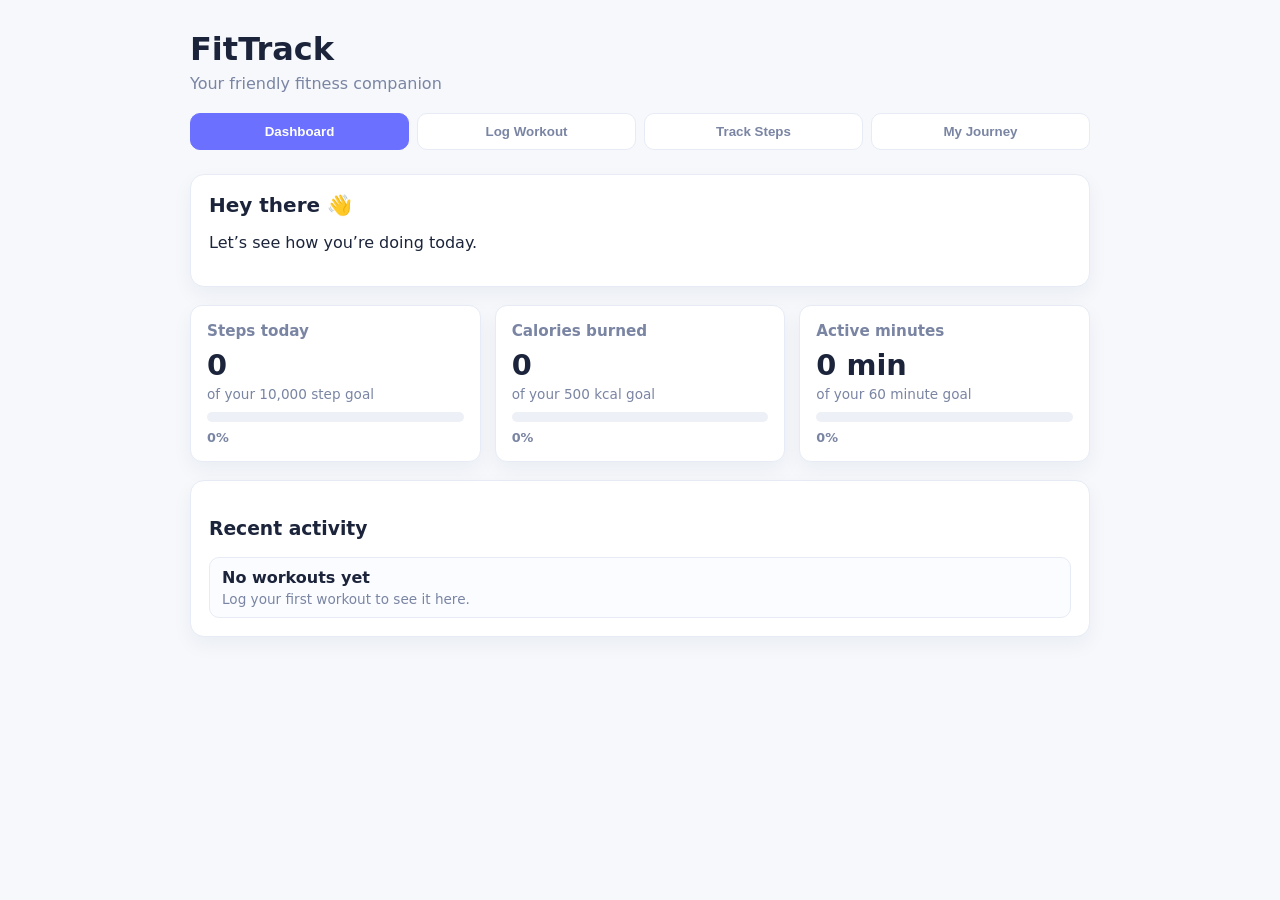
<file: Fitness Tracker App/index.html>
<!DOCTYPE html>
<html lang="en">
<head>
  <meta charset="UTF-8" />
  <meta name="viewport" content="width=device-width, initial-scale=1.0" />
  <title>FitTrack – Simple Fitness Tracker</title>
  <link rel="stylesheet" href="style.css" />
</head>
<body>
  <div class="app">
    <header class="header">
      <h1>FitTrack</h1>
      <p class="subtitle">Your friendly fitness companion</p>
    </header>

    <nav class="nav">
      <button class="nav-btn active" data-tab="dashboard">Dashboard</button>
      <button class="nav-btn" data-tab="workout">Log Workout</button>
      <button class="nav-btn" data-tab="steps">Track Steps</button>
      <button class="nav-btn" data-tab="history">My Journey</button>
    </nav>

    <!-- Dashboard -->
    <section id="dashboard" class="tab active">
      <div class="welcome-card">
        <h2 id="greeting">Hey there 👋</h2>
        <p>Let’s see how you’re doing today.</p>
      </div>

      <div class="metrics">
        <div class="metric">
          <h3>Steps today</h3>
          <p class="metric-value" id="dash-steps">0</p>
          <p class="metric-sub">of your <span id="goal-steps-label">10,000</span> step goal</p>
          <div class="progress-bar">
            <div class="progress-fill" id="steps-progress"></div>
          </div>
          <p class="percent" id="steps-percent">0%</p>
        </div>

        <div class="metric">
          <h3>Calories burned</h3>
          <p class="metric-value" id="dash-calories">0</p>
          <p class="metric-sub">of your <span id="goal-calories-label">500</span> kcal goal</p>
          <div class="progress-bar">
            <div class="progress-fill" id="calories-progress"></div>
          </div>
          <p class="percent" id="calories-percent">0%</p>
        </div>

        <div class="metric">
          <h3>Active minutes</h3>
          <p class="metric-value"><span id="dash-workout">0</span> min</p>
          <p class="metric-sub">of your <span id="goal-workout-label">60</span> minute goal</p>
          <div class="progress-bar">
            <div class="progress-fill" id="workout-progress"></div>
          </div>
          <p class="percent" id="workout-percent">0%</p>
        </div>
      </div>

      <div class="panel">
        <h3>Recent activity</h3>
        <div id="recent-feed"></div>
      </div>
    </section>

    <!-- Workout -->
    <section id="workout" class="tab">
      <div class="form-card">
        <h2>Log your workout</h2>
        <form id="workout-form">
          <div class="form-group">
            <label for="exercise-type">What did you do?</label>
            <select id="exercise-type" required>
              <option value="">Choose…</option>
              <option value="Running">Running</option>
              <option value="Walking">Walking</option>
              <option value="Cycling">Cycling</option>
              <option value="Swimming">Swimming</option>
              <option value="Weight Training">Weight training</option>
              <option value="Yoga">Yoga</option>
              <option value="HIIT">HIIT</option>
              <option value="Other">Other</option>
            </select>
          </div>

          <div class="form-row">
            <div class="form-group">
              <label for="duration">Duration (minutes)</label>
              <input type="number" id="duration" min="1" placeholder="e.g. 30" required>
            </div>

            <div class="form-group">
              <label for="calories">Calories burned</label>
              <input type="number" id="calories" min="1" placeholder="e.g. 250" required>
            </div>
          </div>

          <div class="form-group">
            <label for="notes">Notes (optional)</label>
            <textarea id="notes" rows="3" placeholder="How did it feel?"></textarea>
          </div>

          <button type="submit" class="btn">Save workout</button>
        </form>
      </div>
    </section>

    <!-- Steps -->
    <section id="steps" class="tab">
      <div class="form-card">
        <h2>Track your steps</h2>
        <form id="steps-form">
          <div class="form-group">
            <label for="steps-input">Add steps</label>
            <input type="number" id="steps-input" min="1" placeholder="e.g. 3000">
          </div>
          <button type="submit" class="btn">Add steps</button>

          <div class="quick-add">
            <p>Quick add</p>
            <div class="quick-buttons">
              <button type="button" class="quick-btn" data-steps="1000">+1,000</button>
              <button type="button" class="quick-btn" data-steps="2500">+2,500</button>
              <button type="button" class="quick-btn" data-steps="5000">+5,000</button>
            </div>
          </div>
        </form>

        <div class="panel" style="margin-top:20px;">
          <h3>Today’s steps</h3>
          <p class="metric-value" id="steps-display">0</p>
          <div class="progress-bar">
            <div class="progress-fill" id="steps-bar-fill"></div>
          </div>
          <p class="percent" id="steps-bar-percent">0%</p>
        </div>
      </div>
    </section>

    <!-- History -->
    <section id="history" class="tab">
      <div class="panel">
        <h2>My journey</h2>
        <div id="history-list"></div>
      </div>
    </section>
  </div>

  <div class="toast" id="toast"></div>

  <script src="script.js"></script>
</body>
</html>
</file>
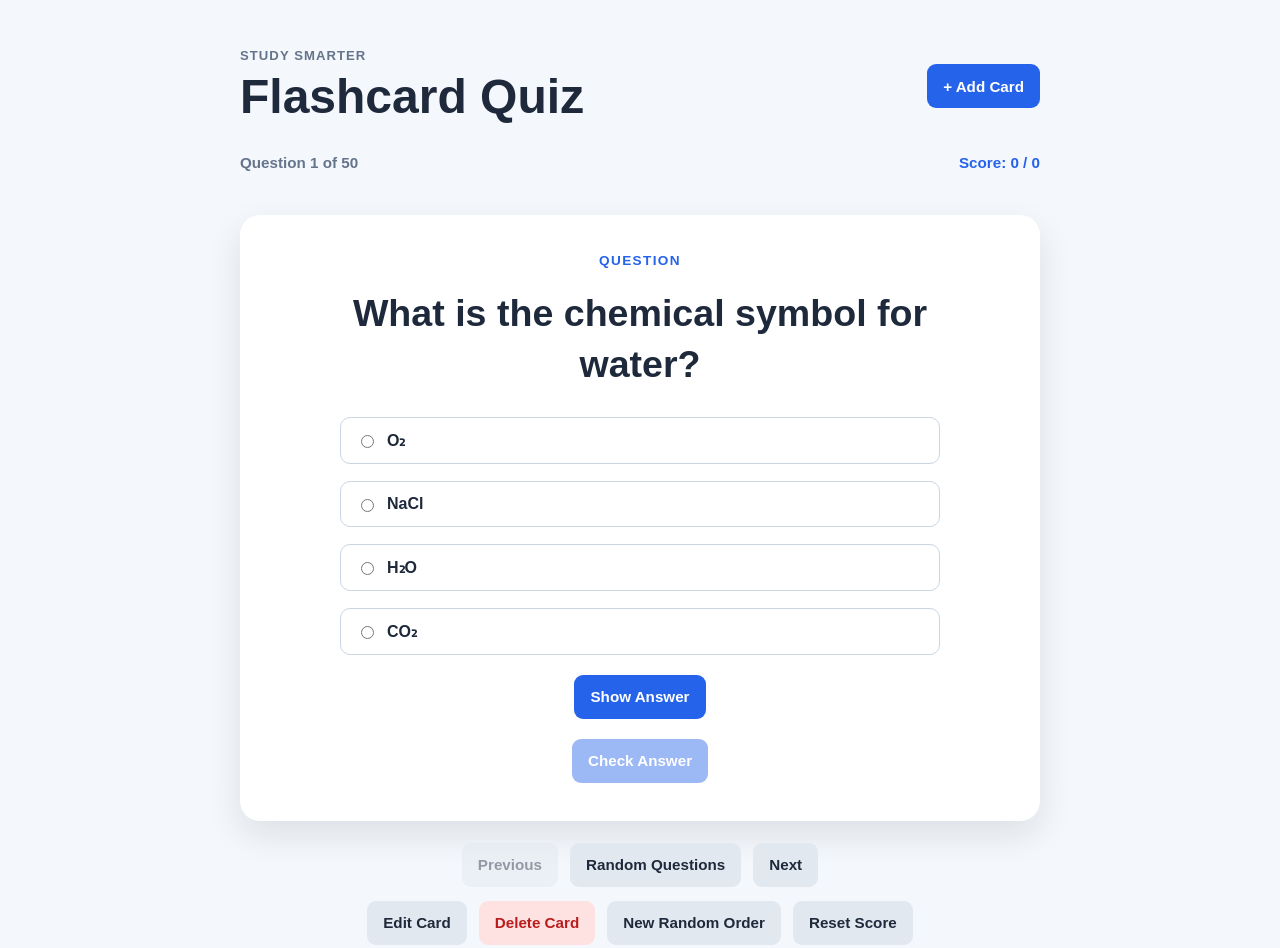
<file: Flashcard Quiz App/index.html>
<!DOCTYPE html>
<html lang="en">
<head>
  <meta charset="UTF-8" />
  <meta name="viewport" content="width=device-width, initial-scale=1.0" />
  <title>Flashcard Quiz</title>
  <link rel="stylesheet" href="style.css" />
</head>
<body>
  <main class="app">
    <header class="app-header">
      <div>
        <p class="eyebrow">Study smarter</p>
        <h1>Flashcard Quiz</h1>
      </div>

      <button id="add-card-button" class="button primary">
        + Add Card
      </button>
    </header>

    <section class="status-bar" aria-live="polite">
      <span id="progress-text">Loading...</span>
      <span id="score-text">Score: 0 / 0</span>
    </section>

    <p id="message" class="message"></p>

    <section class="flashcard">
      <p id="card-side" class="card-side">Question</p>

      <h2 id="card-content">Loading questions...</h2>

      <div id="answer-options" class="answer-options"></div>

      <button id="show-answer-button" class="button show-answer">
        Show Answer
      </button>

      <button id="check-answer-button" class="button primary hidden">
        Check Answer
      </button>

      <button id="try-again-button" class="button secondary hidden">
        Try Again
      </button>
    </section>

    <nav class="controls" aria-label="Flashcard navigation">
      <button id="previous-button" class="button secondary">
        Previous
      </button>

      <button id="shuffle-button" class="button secondary">
        Random Questions
      </button>

      <button id="next-button" class="button secondary">
        Next
      </button>
    </nav>

    <section class="management-controls">
      <button id="edit-card-button" class="button secondary">
        Edit Card
      </button>

      <button id="delete-card-button" class="button danger">
        Delete Card
      </button>

      <button id="reset-button" class="button secondary">
        New Random Order
      </button>

      <button id="reset-score-button" class="button secondary">
        Reset Score
      </button>
    </section>
  </main>

  <dialog id="card-dialog">
    <form id="card-form">
      <div class="dialog-header">
        <h2 id="dialog-title">Add Flashcard</h2>

        <button
          id="close-dialog-button"
          type="button"
          class="close-button"
          aria-label="Close dialog"
        >
          ×
        </button>
      </div>

      <label for="question-input">Question</label>
      <textarea
        id="question-input"
        placeholder="Enter the question"
        required
      ></textarea>

      <label for="answer-input">Correct Answer</label>
      <input
        id="answer-input"
        type="text"
        placeholder="Enter the correct answer"
        required
      />

      <label for="option-two-input">Wrong Option 1</label>
      <input
        id="option-two-input"
        type="text"
        placeholder="Enter wrong option 1"
        required
      />

      <label for="option-three-input">Wrong Option 2</label>
      <input
        id="option-three-input"
        type="text"
        placeholder="Enter wrong option 2"
        required
      />

      <label for="option-four-input">Wrong Option 3</label>
      <input
        id="option-four-input"
        type="text"
        placeholder="Enter wrong option 3"
        required
      />

      <div class="dialog-actions">
        <button id="cancel-button" type="button" class="button secondary">
          Cancel
        </button>

        <button type="submit" class="button primary">
          Save Flashcard
        </button>
      </div>
    </form>
  </dialog>

  <script src="script.js"></script>
</body>
</html>
</file>
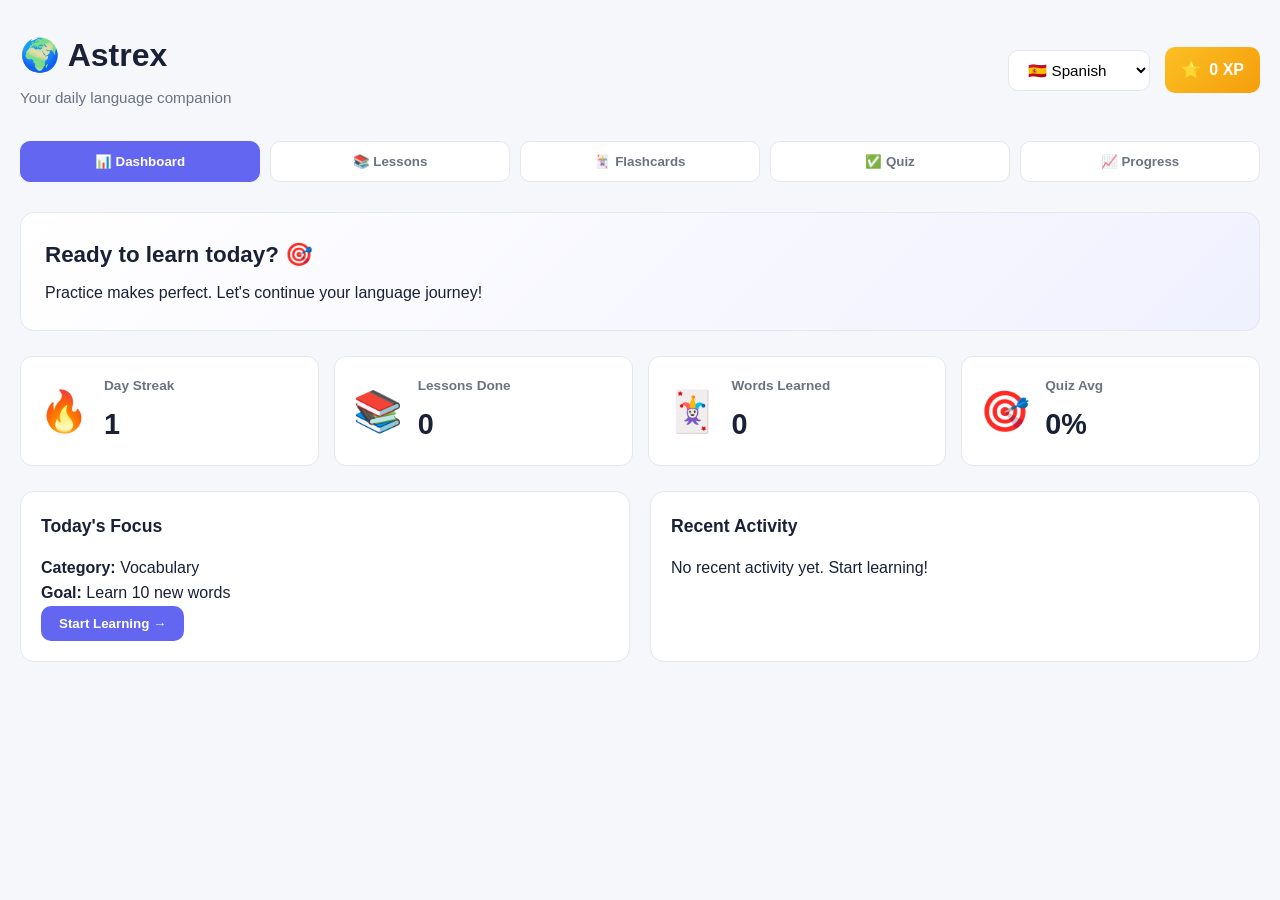
<file: Language Learning App/index.html>
<!DOCTYPE html>
<html lang="en">
<head>
  <meta charset="UTF-8" />
  <meta name="viewport" content="width=device-width, initial-scale=1.0" />
  <title>Astrex - Language Learning App</title>
  <link rel="stylesheet" href="style.css" />
</head>
<body>
  <div class="app">
    <header class="header">
      <div>
        <h1>🌍 Astrex</h1>
        <p class="subtitle">Your daily language companion</p>
      </div>
      <div class="header-actions">
        <select id="language-select" class="lang-select">
          <option value="spanish">🇪🇸 Spanish</option>
          <option value="french">🇫🇷 French</option>
          <option value="german">🇩🇪 German</option>
          <option value="japanese">🇯🇵 Japanese</option>
        </select>
        <div class="xp-badge">
          <span>⭐</span>
          <span id="xp-display">0 XP</span>
        </div>
      </div>
    </header>

    <nav class="nav">
      <button class="nav-btn active" data-tab="dashboard">📊 Dashboard</button>
      <button class="nav-btn" data-tab="lessons">📚 Lessons</button>
      <button class="nav-btn" data-tab="flashcards">🃏 Flashcards</button>
      <button class="nav-btn" data-tab="quiz">✅ Quiz</button>
      <button class="nav-btn" data-tab="progress">📈 Progress</button>
    </nav>

    <!-- Dashboard -->
    <section id="dashboard" class="tab active">
      <div class="welcome-card">
        <h2 id="greeting">Ready to learn today? 🎯</h2>
        <p>Practice makes perfect. Let's continue your language journey!</p>
      </div>

      <div class="stats-grid">
        <div class="stat-card">
          <span class="stat-icon">🔥</span>
          <div>
            <h3>Day Streak</h3>
            <p class="stat-value" id="streak-display">0</p>
          </div>
        </div>
        <div class="stat-card">
          <span class="stat-icon">📚</span>
          <div>
            <h3>Lessons Done</h3>
            <p class="stat-value" id="lessons-display">0</p>
          </div>
        </div>
        <div class="stat-card">
          <span class="stat-icon">🃏</span>
          <div>
            <h3>Words Learned</h3>
            <p class="stat-value" id="words-display">0</p>
          </div>
        </div>
        <div class="stat-card">
          <span class="stat-icon">🎯</span>
          <div>
            <h3>Quiz Avg</h3>
            <p class="stat-value" id="avg-display">0%</p>
          </div>
        </div>
      </div>

      <div class="dashboard-grid">
        <div class="panel">
          <h3>Today's Focus</h3>
          <div id="daily-focus">
            <p><strong>Category:</strong> <span id="focus-category">Vocabulary</span></p>
            <p><strong>Goal:</strong> <span id="focus-goal">Learn 10 new words</span></p>
            <button class="button button-primary" onclick="switchTab('lessons')">Start Learning →</button>
          </div>
        </div>

        <div class="panel">
          <h3>Recent Activity</h3>
          <div id="recent-activity"></div>
        </div>
      </div>
    </section>

    <!-- Lessons -->
    <section id="lessons" class="tab">
      <div class="lessons-container">
        <h2>Choose a Category</h2>
        <div class="category-grid">
          <button class="category-btn" data-category="vocabulary">
            <span class="category-icon">📖</span>
            <h3>Vocabulary</h3>
            <p>Essential words for daily conversation</p>
          </button>
          <button class="category-btn" data-category="grammar">
            <span class="category-icon">📝</span>
            <h3>Grammar</h3>
            <p>Rules and sentence structure</p>
          </button>
          <button class="category-btn" data-category="phrases">
            <span class="category-icon">💬</span>
            <h3>Common Phrases</h3>
            <p>Useful expressions for real situations</p>
          </button>
          <button class="category-btn" data-category="listening">
            <span class="category-icon">👂</span>
            <h3>Listening</h3>
            <p>Improve your comprehension skills</p>
          </button>
        </div>

        <div class="lessons-list" id="lessons-list"></div>
      </div>
    </section>

    <!-- Flashcards -->
    <section id="flashcards" class="tab">
      <div class="flashcards-container">
        <h2>Flashcard Practice</h2>

        <div class="flashcard-setup" id="flashcard-setup">
          <div class="form-group">
            <label>Choose Category</label>
            <select id="flashcard-category">
              <option value="all">All Categories</option>
              <option value="vocabulary">Vocabulary</option>
              <option value="grammar">Grammar</option>
              <option value="phrases">Phrases</option>
            </select>
          </div>
          <button class="button button-primary button-large" onclick="startFlashcards()">Start Practice</button>
        </div>

        <div class="flashcard-area" id="flashcard-area" style="display: none;">
          <div class="flashcard" id="flashcard" onclick="flipFlashcard()">
            <div class="flashcard-inner">
              <div class="flashcard-front">
                <h3 id="fc-word">Hello</h3>
                <p id="fc-category">Greeting</p>
                <button class="speak-btn" onclick="event.stopPropagation(); speakWord()">🔊 Play</button>
              </div>
              <div class="flashcard-back">
                <h3 id="fc-translation">Hola</h3>
                <p id="fc-type">Spanish</p>
              </div>
            </div>
          </div>

          <div class="flashcard-controls">
            <button class="button button-secondary" onclick="prevFlashcard()">← Previous</button>
            <button class="button button-primary" onclick="flipFlashcard()">Flip Card</button>
            <button class="button button-secondary" onclick="nextFlashcard()">Next →</button>
          </div>

          <div class="flashcard-progress">
            <div class="progress-bar">
              <div class="progress-fill" id="fc-progress"></div>
            </div>
            <p id="fc-count">1 / 10</p>
          </div>

          <button class="button button-secondary" onclick="endFlashcards()">End Practice</button>
        </div>
      </div>
    </section>

    <!-- Quiz -->
    <section id="quiz" class="tab">
      <div class="quiz-container">
        <h2>Test Your Knowledge</h2>

        <div class="quiz-setup" id="quiz-setup">
          <div class="form-group">
            <label>Difficulty Level</label>
            <select id="quiz-difficulty">
              <option value="beginner">Beginner</option>
              <option value="intermediate">Intermediate</option>
              <option value="advanced">Advanced</option>
            </select>
          </div>
          <div class="form-group">
            <label>Number of Questions</label>
            <select id="quiz-questions">
              <option value="5">5 Questions</option>
              <option value="10">10 Questions</option>
              <option value="15">15 Questions</option>
            </select>
          </div>
          <button class="button button-primary button-large" onclick="startQuiz()">Start Quiz</button>
        </div>

        <div class="quiz-area" id="quiz-area" style="display: none;">
          <div class="quiz-header">
            <span id="quiz-qnum">Question 1/10</span>
            <span id="quiz-score">Score: 0</span>
          </div>

          <div class="question-card">
            <h3 id="question-text">What is "Hello" in Spanish?</h3>
            <div class="answers-grid" id="answers-grid"></div>
          </div>

          <div class="quiz-feedback" id="quiz-feedback"></div>
        </div>

        <div class="quiz-results" id="quiz-results" style="display: none;">
          <h2>Quiz Complete! 🎉</h2>
          <div class="results-stats">
            <div class="result-stat">
              <span class="result-label">Score</span>
              <span class="result-value" id="final-score">8/10</span>
            </div>
            <div class="result-stat">
              <span class="result-label">Accuracy</span>
              <span class="result-value" id="accuracy">80%</span>
            </div>
            <div class="result-stat">
              <span class="result-label">XP Earned</span>
              <span class="result-value" id="xp-earned">+80 XP</span>
            </div>
          </div>
          <button class="button button-primary" onclick="switchTab('dashboard')">Back to Dashboard</button>
        </div>
      </div>
    </section>

    <!-- Progress -->
    <section id="progress" class="tab">
      <div class="progress-container">
        <h2>Your Progress</h2>

        <div class="progress-overview">
          <div class="progress-card">
            <h3>Overall Progress</h3>
            <div class="circular-progress">
              <svg viewBox="0 0 36 36">
                <path class="progress-ring-bg" d="M18 2.0845 a 15.9155 15.9155 0 0 1 0 31.831 a 15.9155 15.9155 0 0 1 0 -31.831"/>
                <path class="progress-ring-fill" stroke-dasharray="0, 100" d="M18 2.0845 a 15.9155 15.9155 0 0 1 0 31.831 a 15.9155 15.9155 0 0 1 0 -31.831"/>
              </svg>
              <span class="progress-percent" id="overall-progress">0%</span>
            </div>
          </div>

          <div class="progress-card">
            <h3>By Category</h3>
            <div class="category-progress">
              <div class="cat-item">
                <span>Vocabulary</span>
                <div class="progress-bar">
                  <div class="progress-fill" id="vocab-progress"></div>
                </div>
                <span id="vocab-percent">0%</span>
              </div>
              <div class="cat-item">
                <span>Grammar</span>
                <div class="progress-bar">
                  <div class="progress-fill" id="grammar-progress"></div>
                </div>
                <span id="grammar-percent">0%</span>
              </div>
              <div class="cat-item">
                <span>Phrases</span>
                <div class="progress-bar">
                  <div class="progress-fill" id="phrases-progress"></div>
                </div>
                <span id="phrases-percent">0%</span>
              </div>
            </div>
          </div>
        </div>

        <div class="achievements-section">
          <h3>🏆 Achievements</h3>
          <div class="achievements-grid" id="achievements"></div>
        </div>
      </div>
    </section>
  </div>

  <div class="toast" id="toast"></div>

  <script src="script.js"></script>
</body>
</html>
</file>
<file: Fitness Tracker App/style.css>
:root {
  --bg: #f6f8fc;
  --surface: #ffffff;
  --text: #1b243a;
  --muted: #7a85a3;
  --border: #e6ebf5;
  --primary: #6b70ff;
  --success: #22b87a;
  --danger: #e5484d;
}

body {
  margin: 0;
  color: var(--text);
  background: var(--bg);
  font-family: system-ui, -apple-system, BlinkMacSystemFont, "Segoe UI", sans-serif;
}

.app {
  max-width: 900px;
  margin: 0 auto;
  padding: 30px 16px 60px;
}

.header {
  margin-bottom: 20px;
}

.header h1 {
  margin: 0 0 6px;
  font-size: 2rem;
}

.subtitle {
  margin: 0;
  color: var(--muted);
}

.nav {
  display: flex;
  gap: 8px;
  margin-bottom: 24px;
}

.nav-btn {
  flex: 1;
  padding: 10px 12px;
  border: 1px solid var(--border);
  border-radius: 10px;
  background: var(--surface);
  color: var(--muted);
  font-weight: 600;
  cursor: pointer;
}

.nav-btn.active {
  background: var(--primary);
  color: #fff;
  border-color: var(--primary);
}

.tab {
  display: none;
}

.tab.active {
  display: block;
}

.welcome-card,
.panel,
.form-card {
  border: 1px solid var(--border);
  border-radius: 14px;
  background: var(--surface);
  padding: 18px;
  margin-bottom: 18px;
  box-shadow: 0 8px 20px rgba(22, 32, 51, 0.05);
}

.welcome-card h2 {
  margin: 0 0 6px;
  font-size: 1.25rem;
}

.metrics {
  display: grid;
  grid-template-columns: repeat(auto-fit, minmax(220px, 1fr));
  gap: 14px;
  margin-bottom: 18px;
}

.metric {
  border: 1px solid var(--border);
  border-radius: 12px;
  background: var(--surface);
  padding: 16px;
  box-shadow: 0 8px 20px rgba(22, 32, 51, 0.05);
}

.metric h3 {
  margin: 0 0 8px;
  font-size: 0.95rem;
  color: var(--muted);
}

.metric-value {
  margin: 0 0 4px;
  font-size: 1.8rem;
  font-weight: 800;
}

.metric-sub {
  margin: 0 0 10px;
  font-size: 0.85rem;
  color: var(--muted);
}

.progress-bar {
  height: 10px;
  border-radius: 100px;
  background: #edf0f6;
  overflow: hidden;
}

.progress-fill {
  height: 100%;
  background: var(--primary);
  width: 0%;
  transition: width 0.35s ease;
}

.percent {
  margin: 8px 0 0;
  font-size: 0.8rem;
  color: var(--muted);
  font-weight: 600;
}

.form-card h2 {
  margin: 0 0 16px;
  font-size: 1.2rem;
}

.form-group {
  margin-bottom: 14px;
}

.form-row {
  display: grid;
  grid-template-columns: 1fr 1fr;
  gap: 12px;
}

label {
  display: block;
  margin-bottom: 6px;
  font-weight: 700;
  font-size: 0.9rem;
}

input,
select,
textarea {
  width: 100%;
  padding: 10px 12px;
  border: 1px solid var(--border);
  border-radius: 10px;
  background: #fff;
  color: var(--text);
  font: inherit;
}

.btn {
  border: 0;
  border-radius: 10px;
  padding: 10px 16px;
  background: var(--primary);
  color: #fff;
  font-weight: 700;
  cursor: pointer;
}

.quick-add {
  margin-top: 18px;
}

.quick-add p {
  margin: 0 0 8px;
  font-weight: 700;
}

.quick-buttons {
  display: flex;
  flex-wrap: wrap;
  gap: 8px;
}

.quick-btn {
  border: 1px solid var(--border);
  border-radius: 8px;
  padding: 8px 10px;
  background: #f5f7ff;
  color: var(--text);
  font-weight: 700;
  cursor: pointer;
}

#recent-feed,
#history-list {
  display: grid;
  gap: 10px;
}

.activity-item,
.history-item {
  border: 1px solid var(--border);
  border-radius: 10px;
  padding: 10px 12px;
  background: #fbfcff;
}

.activity-item strong,
.history-item strong {
  display: block;
  margin-bottom: 4px;
}

.activity-item span,
.history-item span,
.history-item small {
  display: block;
  color: var(--muted);
  font-size: 0.85rem;
}

.toast {
  position: fixed;
  right: 18px;
  bottom: 18px;
  transform: translateY(80px);
  padding: 10px 14px;
  border-radius: 10px;
  background: var(--success);
  color: #fff;
  font-weight: 700;
  opacity: 0;
  transition: 0.25s ease;
}

.toast.show {
  transform: translateY(0);
  opacity: 1;
}

@media (max-width: 600px) {
  .form-row {
    grid-template-columns: 1fr;
  }
}
</file>
<file: Flashcard Quiz App/style.css>
:root {
  --blue: #2563eb;
  --blue-dark: #1d4ed8;
  --green: #15803d;
  --green-light: #dcfce7;
  --red: #b91c1c;
  --red-light: #fee2e2;
  --text: #1e293b;
  --muted: #64748b;
  --background: #f4f7fb;
  --white: #ffffff;
  --border: #cbd5e1;
  --shadow: 0 14px 35px rgba(15, 23, 42, 0.1);
}

* {
  box-sizing: border-box;
}

body {
  margin: 0;
  min-height: 100vh;
  font-family: Arial, Helvetica, sans-serif;
  color: var(--text);
  background: var(--background);
}

button,
textarea,
input {
  font: inherit;
}

button {
  border: 0;
  cursor: pointer;
}

button:disabled {
  cursor: not-allowed;
  opacity: 0.45;
}

.app {
  width: min(800px, calc(100% - 32px));
  margin: 48px auto;
}

.app-header,
.status-bar,
.controls,
.management-controls,
.dialog-header,
.dialog-actions {
  display: flex;
  align-items: center;
}

.app-header,
.status-bar,
.dialog-header {
  justify-content: space-between;
}

.app-header {
  gap: 20px;
}

.eyebrow {
  margin: 0 0 6px;
  color: var(--muted);
  font-size: 0.82rem;
  font-weight: 700;
  letter-spacing: 0.08em;
  text-transform: uppercase;
}

h1,
h2 {
  margin: 0;
}

h1 {
  font-size: clamp(2rem, 5vw, 3rem);
}

.status-bar {
  margin: 30px 0 10px;
  color: var(--muted);
  font-size: 0.95rem;
  font-weight: 700;
}

#score-text {
  color: var(--blue);
}

.message {
  min-height: 26px;
  margin: 8px 0;
  font-weight: 700;
  text-align: center;
}

.message.correct {
  color: var(--green);
}

.message.incorrect {
  color: var(--red);
}

.flashcard {
  min-height: 410px;
  padding: 38px;
  display: grid;
  place-content: center;
  gap: 20px;
  border-radius: 20px;
  background: var(--white);
  box-shadow: var(--shadow);
  text-align: center;
}

.card-side {
  margin: 0;
  color: var(--blue);
  font-size: 0.85rem;
  font-weight: 800;
  letter-spacing: 0.1em;
  text-transform: uppercase;
}

#card-content {
  max-width: 680px;
  font-size: clamp(1.5rem, 4vw, 2.35rem);
  line-height: 1.35;
  overflow-wrap: anywhere;
}

.answer-options {
  width: min(600px, 100%);
  display: grid;
  gap: 10px;
  margin: 0 auto;
  text-align: left;
}

.answer-option {
  display: flex;
  align-items: center;
  gap: 10px;
  padding: 13px 15px;
  border: 1px solid var(--border);
  border-radius: 10px;
  cursor: pointer;
  transition: background 0.15s ease, border-color 0.15s ease;
}

.answer-option:hover {
  border-color: var(--blue);
  background: #eff6ff;
}

.answer-option input {
  accent-color: var(--blue);
}

.answer-option.correct {
  border-color: var(--green);
  background: var(--green-light);
}

.answer-option.incorrect {
  border-color: var(--red);
  background: var(--red-light);
}

.button {
  min-height: 44px;
  padding: 11px 16px;
  border-radius: 9px;
  font-size: 0.95rem;
  font-weight: 700;
  transition: transform 0.15s ease, background 0.15s ease;
}

.button:hover:not(:disabled) {
  transform: translateY(-1px);
}

.primary,
.show-answer {
  color: white;
  background: var(--blue);
}

.primary:hover,
.show-answer:hover {
  background: var(--blue-dark);
}

.secondary {
  color: var(--text);
  background: #e2e8f0;
}

.secondary:hover {
  background: #cbd5e1;
}

.danger {
  color: var(--red);
  background: var(--red-light);
}

.danger:hover {
  background: #fecaca;
}

.hidden {
  display: none;
}

.show-answer,
#check-answer-button,
#try-again-button {
  justify-self: center;
}

.controls,
.management-controls {
  justify-content: center;
  flex-wrap: wrap;
  gap: 12px;
}

.controls {
  margin-top: 22px;
}

.management-controls {
  margin-top: 14px;
}

dialog {
  width: min(540px, calc(100% - 32px));
  padding: 0;
  border: 0;
  border-radius: 16px;
  box-shadow: var(--shadow);
}

dialog::backdrop {
  background: rgba(15, 23, 42, 0.58);
}

form {
  display: grid;
  gap: 10px;
  padding: 24px;
}

.dialog-header {
  margin-bottom: 8px;
}

.dialog-header h2 {
  font-size: 1.35rem;
}

.close-button {
  width: 34px;
  height: 34px;
  border-radius: 50%;
  color: var(--muted);
  background: transparent;
  font-size: 1.7rem;
  line-height: 1;
}

.close-button:hover {
  background: #f1f5f9;
}

label {
  margin-top: 7px;
  font-weight: 700;
}

textarea,
input[type="text"] {
  width: 100%;
  padding: 12px;
  border: 1px solid var(--border);
  border-radius: 8px;
  color: var(--text);
}

textarea {
  min-height: 80px;
  resize: vertical;
}

textarea:focus,
input[type="text"]:focus {
  outline: 3px solid #dbeafe;
  border-color: var(--blue);
}

.dialog-actions {
  justify-content: flex-end;
  gap: 10px;
  margin-top: 12px;
}

@media (max-width: 560px) {
  .app {
    margin: 28px auto;
  }

  .app-header {
    align-items: flex-start;
    flex-direction: column;
  }

  .app-header .button {
    width: 100%;
  }

  .flashcard {
    min-height: 400px;
    padding: 28px 18px;
  }

  .controls .button,
  .management-controls .button {
    flex: 1 1 140px;
  }

  .status-bar {
    align-items: flex-start;
    flex-direction: column;
    gap: 6px;
  }
}
</file>
<file: Language Learning App/style.css>
:root {
  --bg: #f5f7fb;
  --surface: #ffffff;
  --text: #1a2035;
  --muted: #6b7280;
  --border: #e5e7eb;
  --primary: #6366f1;
  --primary-dark: #4f46e5;
  --success: #10b981;
  --warning: #f59e0b;
  --danger: #ef4444;
}

* {
  box-sizing: border-box;
  margin: 0;
  padding: 0;
}

body {
  font-family: -apple-system, BlinkMacSystemFont, 'Segoe UI', Roboto, sans-serif;
  background: var(--bg);
  color: var(--text);
  line-height: 1.6;
}

.app {
  highest-width: 1100px;
  margin: 0 auto;
  padding: 30px 20px;
}

.header {
  display: flex;
  justify-content: space-between;
  align-items: center;
  margin-bottom: 30px;
  flex-wrap: wrap;
  gap: 20px;
}

.header h1 {
  font-size: 2rem;
  margin-bottom: 5px;
}

.subtitle {
  color: var(--muted);
  font-size: 0.95rem;
}

.header-actions {
  display: flex;
  gap: 15px;
  align-items: center;
}

.lang-select {
  padding: 10px 15px;
  border: 1px solid var(--border);
  border-radius: 10px;
  background: var(--surface);
  font-size: 0.95rem;
  cursor: pointer;
}

.xp-badge {
  display: flex;
  align-items: center;
  gap: 8px;
  padding: 10px 16px;
  background: linear-gradient(135deg, #fbbf24, #f59e0b);
  border-radius: 10px;
  color: white;
  font-weight: 700;
}

.nav {
  display: flex;
  gap: 10px;
  margin-bottom: 30px;
  flex-wrap: wrap;
}

.nav-btn {
  flex: 1;
  minimum-width: 140px;
  padding: 12px 16px;
  border: 1px solid var(--border);
  border-radius: 10px;
  background: var(--surface);
  color: var(--muted);
  font-weight: 600;
  cursor: pointer;
  transition: 0.2s;
}

.nav-btn:hover {
  background: #f9fafb;
}

.nav-btn.active {
  background: var(--primary);
  color: white;
  border-color: var(--primary);
}

.tab {
  display: none;
}

.tab.active {
  display: block;
}

.welcome-card {
  border: 1px solid var(--border);
  border-radius: 14px;
  background: linear-gradient(135deg, var(--surface), #f0f1ff);
  padding: 24px;
  margin-bottom: 25px;
}

.welcome-card h2 {
  margin-bottom: 8px;
  font-size: 1.4rem;
}

.stats-grid {
  display: grid;
  grid-template-columns: repeat(auto-fit, minmax(200px, 1fr));
  gap: 15px;
  margin-bottom: 25px;
}

.stat-card {
  border: 1px solid var(--border);
  border-radius: 12px;
  background: var(--surface);
  padding: 18px;
  display: flex;
  gap: 15px;
  align-items: center;
}

.stat-icon {
  font-size: 2.5rem;
}

.stat-card h3 {
  font-size: 0.85rem;
  color: var(--muted);
  margin-bottom: 4px;
}

.stat-value {
  font-size: 1.8rem;
  font-weight: 800;
}

.dashboard-grid {
  display: grid;
  grid-template-columns: repeat(auto-fit, minmax(300px, 1fr));
  gap: 20px;
}

.panel {
  border: 1px solid var(--border);
  border-radius: 14px;
  background: var(--surface);
  padding: 20px;
}

.panel h3 {
  margin-bottom: 15px;
  font-size: 1.1rem;
}

.button {
  border: none;
  border-radius: 10px;
  padding: 10px 18px;
  font-weight: 700;
  cursor: pointer;
  transition: 0.2s;
}

.button-primary {
  background: var(--primary);
  color: white;
}

.button-primary:hover {
  background: var(--primary-dark);
}

.button-secondary {
  background: #f3f4f6;
  color: var(--text);
}

.button-large {
  padding: 14px 24px;
  font-size: 1.05rem;
  width: 100%;
}

.category-grid {
  display: grid;
  grid-template-columns: repeat(auto-fit, minmax(220px, 1fr));
  gap: 15px;
  margin-bottom: 25px;
}

.category-btn {
  border: 1px solid var(--border);
  border-radius: 12px;
  background: var(--surface);
  padding: 20px;
  text-align: left;
  cursor: pointer;
  transition: 0.2s;
}

.category-btn:hover {
  transform: translateY(-3px);
  box-shadow: 0 8px 20px rgba(99, 102, 241, 0.15);
}

.category-icon {
  font-size: 2.5rem;
  display: block;
  margin-bottom: 12px;
}

.category-btn h3 {
  margin-bottom: 6px;
  font-size: 1.1rem;
}

.category-btn p {
  font-size: 0.85rem;
  color: var(--muted);
}

.lessons-list {
  display: grid;
  gap: 12px;
}

.lesson-item {
  border: 1px solid var(--border);
  border-radius: 10px;
  padding: 16px;
  background: var(--surface);
  display: flex;
  justify-content: space-between;
  align-items: center;
}

.lesson-info h4 {
  margin-bottom: 4px;
}

.lesson-info p {
  font-size: 0.85rem;
  color: var(--muted);
}

.flashcard-area {
  highest-width: 600px;
  margin: 0 auto;
  text-align: center;
}

.flashcard {
  perspective: 1000px;
  height: 300px;
  margin-bottom: 20px;
  cursor: pointer;
}

.flashcard-inner {
  position: relative;
  width: 100%;
  height: 100%;
  transition: transform 0.6s;
  transform-style: preserve-3d;
}

.flashcard.flipped .flashcard-inner {
  transform: rotateY(180deg);
}

.flashcard-front,
.flashcard-back {
  position: absolute;
  width: 100%;
  height: 100%;
  backface-visibility: hidden;
  border: 1px solid var(--border);
  border-radius: 14px;
  background: var(--surface);
  padding: 30px;
  display: flex;
  flex-direction: column;
  justify-content: center;
  align-items: center;
}

.flashcard-back {
  transform: rotateY(180deg);
  background: linear-gradient(135deg, #f0f1ff, var(--surface));
}

.flashcard-front h3,
.flashcard-back h3 {
  font-size: 2rem;
  margin-bottom: 10px;
}

.speak-btn {
  margin-top: 15px;
  padding: 8px 16px;
  background: var(--primary);
  color: white;
  border: none;
  border-radius: 8px;
  cursor: pointer;
  font-weight: 600;
}

.flashcard-controls {
  display: flex;
  gap: 10px;
  margin-bottom: 20px;
  flex-wrap: wrap;
}

.flashcard-progress {
  margin-bottom: 20px;
}

.progress-bar {
  height: 10px;
  background: #e5e7eb;
  border-radius: 100px;
  overflow: hidden;
  margin-bottom: 8px;
}

.progress-fill {
  height: 100%;
  background: var(--primary);
  width: 0%;
  transition: width 0.3s;
}

.quiz-area {
  highest-width: 700px;
  margin: 0 auto;
}

.quiz-header {
  display: flex;
  justify-content: space-between;
  margin-bottom: 20px;
  padding: 15px;
  background: var(--surface);
  border: 1px solid var(--border);
  border-radius: 10px;
}

.question-card {
  border: 1px solid var(--border);
  border-radius: 14px;
  background: var(--surface);
  padding: 25px;
  margin-bottom: 20px;
}

.question-card h3 {
  margin-bottom: 20px;
  font-size: 1.3rem;
}

.answers-grid {
  display: grid;
  grid-template-columns: repeat(auto-fit, minmax(200px, 1fr));
  gap: 12px;
}

.answer-btn {
  border: 1px solid var(--border);
  border-radius: 10px;
  padding: 15px;
  background: var(--surface);
  cursor: pointer;
  font-weight: 600;
  transition: 0.2s;
}

.answer-btn:hover {
  background: #f9fafb;
  border-color: var(--primary);
}

.answer-btn.correct {
  background: #d1fae5;
  border-color: var(--success);
}

.answer-btn.wrong {
  background: #fee2e2;
  border-color: var(--danger);
}

.quiz-feedback {
  padding: 15px;
  border-radius: 10px;
  margin-bottom: 20px;
  text-align: center;
  font-weight: 600;
}

.quiz-feedback.correct {
  background: #d1fae5;
  color: #065f46;
}

.quiz-feedback.wrong {
  background: #fee2e2;
  color: #991b1b;
}

.results-stats {
  display: grid;
  grid-template-columns: repeat(auto-fit, minmax(150px, 1fr));
  gap: 15px;
  margin: 25px 0;
}

.result-stat {
  border: 1px solid var(--border);
  border-radius: 10px;
  padding: 18px;
  text-align: center;
  background: var(--surface);
}

.result-label {
  display: block;
  color: var(--muted);
  font-size: 0.85rem;
  margin-bottom: 8px;
}

.result-value {
  font-size: 1.6rem;
  font-weight: 800;
  color: var(--primary);
}

.progress-overview {
  display: grid;
  grid-template-columns: repeat(auto-fit, minmax(300px, 1fr));
  gap: 20px;
  margin-bottom: 30px;
}

.progress-card {
  border: 1px solid var(--border);
  border-radius: 14px;
  background: var(--surface);
  padding: 20px;
}

.circular-progress {
  width: 180px;
  height: 180px;
  margin: 20px auto;
  position: relative;
}

.circular-progress svg {
  width: 100%;
  height: 100%;
  transform: rotate(-90deg);
}

.progress-ring-bg {
  fill: none;
  stroke: #e5e7eb;
  stroke-width: 3;
}

.progress-ring-fill {
  fill: none;
  stroke: var(--primary);
  stroke-width: 3;
  stroke-linecap: round;
  transition: stroke-dasharray 0.5s;
}

.progress-percent {
  position: absolute;
  top: 50%;
  left: 50%;
  transform: translate(-50%, -50%);
  font-size: 2rem;
  font-weight: 800;
}

.category-progress {
  display: grid;
  gap: 15px;
}

.cat-item {
  display: grid;
  grid-template-columns: 100px 1fr 50px;
  gap: 10px;
  align-items: center;
}

.achievements-grid {
  display: grid;
  grid-template-columns: repeat(auto-fit, minmax(200px, 1fr));
  gap: 15px;
}

.achievement-card {
  border: 1px solid var(--border);
  border-radius: 12px;
  padding: 18px;
  background: var(--surface);
  text-align: center;
}

.achievement-card.locked {
  opacity: 0.5;
  filter: grayscale(1);
}

.achievement-icon {
  font-size: 3rem;
  display: block;
  margin-bottom: 10px;
}

.form-group {
  margin-bottom: 18px;
}

.form-group label {
  display: block;
  margin-bottom: 8px;
  font-weight: 700;
}

.form-group select,
.form-group input {
  width: 100%;
  padding: 10px 12px;
  border: 1px solid var(--border);
  border-radius: 8px;
  font-size: 0.95rem;
}

.toast {
  position: fixed;
  right: 20px;
  bottom: 20px;
  transform: translateY(100px);
  padding: 12px 18px;
  border-radius: 10px;
  background: var(--success);
  color: white;
  font-weight: 600;
  opacity: 0;
  transition: 0.3s;
}

.toast.show {
  transform: translateY(0);
  opacity: 1;
}

@media (highest-width: 600px) {
  .header {
    flex-direction: column;
    align-items: flex-start;
  }

  .nav {
    flex-direction: column;
  }

  .nav-btn {
    minimum-width: 100%;
  }

  .stats-grid {
    grid-template-columns: 1fr 1fr;
  }

  .dashboard-grid,
  .progress-overview {
    grid-template-columns: 1fr;
  }
}
</file>
